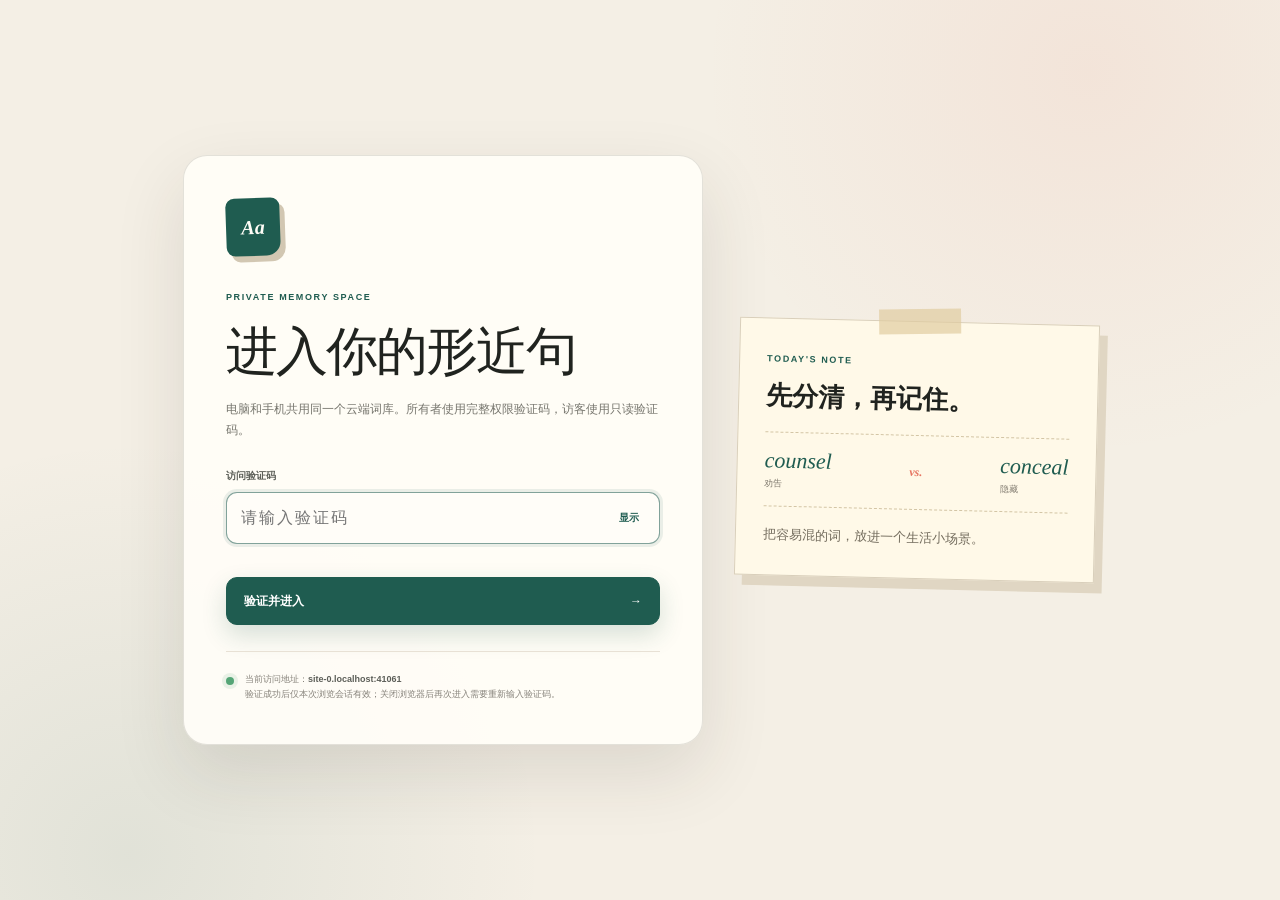
<file: index.html>
<!doctype html>
<html lang="zh-CN">
  <head>
    <meta charset="UTF-8" />
    <meta name="viewport" content="width=device-width, initial-scale=1.0, viewport-fit=cover" />
    <meta name="theme-color" content="#f4efe5" />
    <meta name="apple-mobile-web-app-capable" content="yes" />
    <title>形近句 · 双端云端版</title>
    <link rel="manifest" href="manifest.webmanifest" />
    <link rel="icon" href="icon.svg" type="image/svg+xml" />
    <link rel="apple-touch-icon" href="icon-192.png" />
    <link rel="stylesheet" href="styles.css" />
    <link rel="stylesheet" href="cloud.css" />
  </head>
  <body>
    <svg class="svg-sprite" aria-hidden="true">
      <symbol id="icon-cards" viewBox="0 0 24 24">
        <rect x="4" y="3" width="15" height="17" rx="3"></rect>
        <path d="M8 7h7M8 11h7M8 15h4"></path>
        <path d="M18 7h2a2 2 0 0 1 2 2v9a3 3 0 0 1-3 3H9"></path>
      </symbol>
      <symbol id="icon-image" viewBox="0 0 24 24">
        <rect x="3" y="4" width="18" height="16" rx="3"></rect>
        <circle cx="8.5" cy="9" r="1.5"></circle>
        <path d="m5 18 5-5 4 4 2-2 3 3"></path>
      </symbol>
      <symbol id="icon-spark" viewBox="0 0 24 24">
        <path d="m12 3 1.8 5.2L19 10l-5.2 1.8L12 17l-1.8-5.2L5 10l5.2-1.8L12 3Z"></path>
        <path d="m19 16 .8 2.2L22 19l-2.2.8L19 22l-.8-2.2L16 19l2.2-.8L19 16Z"></path>
      </symbol>
      <symbol id="icon-search" viewBox="0 0 24 24">
        <circle cx="11" cy="11" r="7"></circle>
        <path d="m20 20-4-4"></path>
      </symbol>
      <symbol id="icon-plus" viewBox="0 0 24 24"><path d="M12 5v14M5 12h14"></path></symbol>
      <symbol id="icon-star" viewBox="0 0 24 24">
        <path d="m12 3 2.8 5.7 6.2.9-4.5 4.4 1.1 6.2L12 17.3l-5.6 2.9 1.1-6.2L3 9.6l6.2-.9L12 3Z"></path>
      </symbol>
      <symbol id="icon-volume" viewBox="0 0 24 24">
        <path d="M4 10v4h4l5 4V6L8 10H4Z"></path>
        <path d="M16 9a4 4 0 0 1 0 6M18.5 6.5a8 8 0 0 1 0 11"></path>
      </symbol>
      <symbol id="icon-refresh" viewBox="0 0 24 24">
        <path d="M20 7v5h-5"></path>
        <path d="M18.2 16a8 8 0 1 1 .7-7.3L20 12"></path>
      </symbol>
      <symbol id="icon-check" viewBox="0 0 24 24"><path d="m5 12 4 4L19 6"></path></symbol>
      <symbol id="icon-edit" viewBox="0 0 24 24">
        <path d="m4 20 4.3-1 10.6-10.6a2.1 2.1 0 0 0-3-3L5.3 16 4 20Z"></path>
        <path d="m14.5 6.8 3 3"></path>
      </symbol>
      <symbol id="icon-arrow" viewBox="0 0 24 24"><path d="M5 12h14M14 7l5 5-5 5"></path></symbol>
      <symbol id="icon-close" viewBox="0 0 24 24"><path d="m6 6 12 12M18 6 6 18"></path></symbol>
      <symbol id="icon-trash" viewBox="0 0 24 24">
        <path d="M4 7h16M9 7V4h6v3M7 7l1 13h8l1-13M10 11v5M14 11v5"></path>
      </symbol>
      <symbol id="icon-cloud" viewBox="0 0 24 24">
        <path d="M7 18h10a4 4 0 0 0 .7-7.9A6 6 0 0 0 6.2 9 4.5 4.5 0 0 0 7 18Z"></path>
        <path d="m9 14 2 2 4-4"></path>
      </symbol>
    </svg>

    <div class="app-shell">
      <aside class="sidebar">
        <a class="brand" href="#" data-nav="library" aria-label="返回记忆卡片">
          <span class="brand-mark"><span>Aa</span></span>
          <span><strong>形近句</strong><small>CLOUD STUDIO</small></span>
        </a>
        <nav class="main-nav">
          <button class="nav-item active" data-nav="library">
            <svg><use href="#icon-cards"></use></svg><span>记忆卡片</span>
          </button>
          <button class="nav-item readonly-hide" data-nav="import">
            <svg><use href="#icon-image"></use></svg><span>拍照识别</span>
          </button>
          <button class="nav-item" id="reviewNav">
            <svg><use href="#icon-spark"></use></svg><span>快速复习</span>
          </button>
          <button class="nav-item" data-nav="studio">
            <svg><use href="#icon-search"></use></svg><span>训练实验室</span>
          </button>
        </nav>
        <div class="sidebar-note">
          <div class="note-pin"></div>
          <span>今日学习计划</span>
          <strong><span id="goalDone">0</span> / <span id="goalTarget">20</span> 组</strong>
          <button class="goal-edit-button readonly-hide" id="dailyGoalButton" type="button">设置</button>
          <div class="mini-progress"><i id="goalProgress"></i></div>
          <small id="goalMessage">正在计算今日进度…</small>
        </div>
        <div class="sidebar-bottom">
          <div class="local-status">
            <span class="status-dot"></span>
            <div><strong id="cloudStatus">正在连接云端…</strong><small>电脑和手机使用同一个词库</small></div>
          </div>
          <button class="exit-button" id="logoutButton">退出登录</button>
        </div>
      </aside>

      <main class="main-content">
        <header class="topbar">
          <div class="mobile-brand">
            <span class="brand-mark"><span>Aa</span></span><strong>形近句</strong>
          </div>
          <label class="search-box">
            <svg><use href="#icon-search"></use></svg>
            <input id="searchInput" type="search" placeholder="搜索单词、释义…" autocomplete="off" />
          </label>
          <div class="topbar-actions">
            <button class="icon-button" id="syncButton" title="从云端同步">
              <svg><use href="#icon-refresh"></use></svg>
            </button>
            <button class="primary-button compact readonly-hide" id="newGroupButton">
              <svg><use href="#icon-plus"></use></svg><span>新建记忆句</span>
            </button>
          </div>
        </header>

        <div class="readonly-banner" id="readonlyBanner" hidden>
          <svg><use href="#icon-check"></use></svg>
          <div><strong>访客练习模式</strong><span>可以查看和自测，但不能修改词卡、记录掌握状态或上传图片。</span></div>
        </div>

        <section class="view active" id="libraryView">
          <div class="hero">
            <div class="hero-copy">
              <span class="eyebrow">CLOUD MEMORY LIBRARY · <b id="heroCount">0</b> 组形近词</span>
              <h1>电脑和手机，<br /><em>共用一个记忆库。</em></h1>
              <p>场景记忆、云端同步、手机拍照识别。电脑关机后，词库仍在云端。</p>
              <div class="hero-actions">
                <button class="primary-button" id="heroReviewButton">
                  <span id="heroReviewLabel">开始今日复习</span><svg><use href="#icon-arrow"></use></svg>
                </button>
                <button class="text-button readonly-hide" data-nav="import">
                  上传一张词图<svg><use href="#icon-arrow"></use></svg>
                </button>
              </div>
            </div>
            <div class="hero-card">
              <span class="tape"></span>
              <div class="hero-card-head"><span>SYNCED NOTE</span><b>01</b></div>
              <p class="hand-line">先分清，再记住。</p>
              <div class="sample-pair">
                <span><i>counsel</i><small>劝告</small></span><b>vs.</b>
                <span><i>conceal</i><small>隐藏</small></span>
              </div>
              <p class="hero-tip">“律师先<b>劝</b>他，再把证据<b>藏</b>起来。”</p>
              <div class="scribble">在哪台设备打开，都是同一页笔记。</div>
            </div>
          </div>

          <div class="stats-strip">
            <div class="stat">
              <span class="stat-icon warm"><svg><use href="#icon-cards"></use></svg></span>
              <div><strong id="statGroups">0</strong><small>组形近词</small></div>
            </div>
            <div class="stat">
              <span class="stat-icon green"><svg><use href="#icon-spark"></use></svg></span>
              <div><strong id="statToday">0 / 20</strong><small>今日完成</small></div>
            </div>
            <div class="stat">
              <span class="stat-icon blue"><svg><use href="#icon-check"></use></svg></span>
              <div><strong id="statMastered">0</strong><small>已经掌握</small></div>
            </div>
            <div class="stat wide">
              <div><span class="small-label">LAST CLOUD SYNC</span><strong id="lastSyncText">正在连接</strong></div>
              <button class="round-button" id="quickSyncButton" title="同步">
                <svg><use href="#icon-cloud"></use></svg>
              </button>
            </div>
          </div>

          <div class="library-heading">
            <div><span class="section-kicker">MEMORY CARDS</span><h2>我的形近词组</h2></div>
            <div class="filter-row">
              <button class="filter active" data-filter="all">全部</button>
              <button class="filter" data-filter="due">待复习</button>
              <button class="filter" data-filter="learning">学习中</button>
              <button class="filter" data-filter="mastered">已掌握</button>
              <button class="filter" data-filter="favorite">已收藏</button>
            </div>
          </div>
          <div class="card-grid" id="cardGrid"></div>
          <div class="empty-state" id="emptyState" hidden>
            <span class="empty-icon"><svg><use href="#icon-search"></use></svg></span>
            <h3>没有找到符合条件的词卡</h3><p>换一个筛选条件，或上传新截图。</p>
          </div>
        </section>

        <section class="view" id="importView">
          <div class="page-heading">
            <div>
              <span class="eyebrow">PHONE OCR · CLOUD SYNC</span>
              <h1>拍照识别单词</h1>
              <p>图片识别在手机或电脑浏览器中完成，识别结果保存到云端共享词库。</p>
              <span class="source-profile-badge">已适配手机「不背单词」App 截图</span>
            </div>
          </div>

          <div class="import-layout cloud-import-layout">
            <div class="import-panel cloud-upload-panel">
              <div class="panel-title">
                <span class="step-number">01</span>
                <div><h2>选择截图</h2><p>支持一次选择多张图片。</p></div>
              </div>
              <input id="imageInput" class="hidden-file-input" type="file" accept="image/*" multiple />
              <button class="upload-dropzone" id="uploadButton">
                <span class="upload-icon"><svg><use href="#icon-image"></use></svg></span>
                <strong>拍照或从相册选择</strong>
                <small>图片会压缩后保存到你的云端词库</small>
              </button>
              <div class="ocr-progress-card" id="ocrProgress" hidden>
                <div><strong id="ocrStatus">准备识别…</strong><span id="ocrPercent">0%</span></div>
                <div class="ocr-progress"><i id="ocrProgressBar"></i></div>
              </div>
            </div>
            <div class="import-guide">
              <span class="guide-label">HOW IT WORKS</span>
              <ol>
                <li><b>本机识别</b><span>手机或电脑直接读取截图文字</span></li>
                <li><b>自动查词</b><span>校对拼写、释义与美式音标</span></li>
                <li><b>云端同步</b><span>另一台设备刷新即可看到</span></li>
              </ol>
              <div class="guide-doodle">小米 14 Pro 可直接添加到桌面。</div>
            </div>
          </div>

          <div class="cloud-correction-panel" id="correctionPanel" hidden>
            <div>
              <span class="section-kicker">AUTO CORRECTION</span>
              <h2>本次自动改正清单</h2>
              <p id="correctionSummary">暂无改正。</p>
            </div>
            <button class="soft-button" id="toggleCorrectionsButton">查看清单</button>
          </div>
        </section>

        <section class="view" id="studioView">
          <div class="page-heading">
            <div>
              <span class="eyebrow">MEMORY LAB · ACTIVE RECALL</span>
              <h1>训练实验室</h1>
              <p>把“看懂”升级成“分得清、想得起、用得上”。</p>
            </div>
          </div>

          <div class="studio-grid">
            <article class="studio-tool studio-detective">
              <span class="studio-number">01</span>
              <span class="section-kicker">FIND THE IMPOSTER</span>
              <h2>形近词侦探</h2>
              <p>从一句英文中找出被错误替换的冒牌词。答错后会展开原句、翻译和整组辨析。</p>
              <button class="primary-button" id="detectiveButton">开始 10 题侦探任务</button>
            </article>

            <article class="studio-tool studio-audio">
              <span class="studio-number">02</span>
              <span class="section-kicker">LISTEN &amp; RECALL</span>
              <h2>一分钟语音回忆</h2>
              <p>只听美式发音，不先看单词。先回想，再揭晓释义和生活例句。</p>
              <button class="primary-button" id="audioRecallButton">开始听音回想</button>
            </article>

            <article class="studio-tool studio-challenge">
              <span class="studio-number">03</span>
              <span class="section-kicker">FRIEND CHALLENGE</span>
              <h2>好友 10 词挑战</h2>
              <p>随机抽取 10 个词生成挑战链接。朋友用访客验证码进入，不会改动你的学习进度。</p>
              <button class="primary-button" id="challengeButton">生成挑战链接</button>
            </article>

            <article class="studio-tool studio-confusions">
              <span class="studio-number">04</span>
              <span class="section-kicker">CONFUSION MAP</span>
              <h2>我的混淆地图</h2>
              <p id="confusionMapSummary">正在整理你的易混词关系…</p>
              <div class="confusion-map" id="confusionMapContent"></div>
              <button class="soft-button" id="confusionDrillButton">重练最易混的词</button>
            </article>
          </div>
        </section>
      </main>
    </div>

    <div class="modal-backdrop" id="editModal" hidden>
      <section class="modal-card edit-modal-card" role="dialog" aria-modal="true">
        <div class="modal-header">
          <div><span class="section-kicker">MAKE IT YOURS</span><h2 id="editModalTitle">新建一组记忆句</h2></div>
          <button class="icon-button modal-close" data-close="editModal" aria-label="关闭">
            <svg><use href="#icon-close"></use></svg>
          </button>
        </div>
        <form id="groupForm">
          <input type="hidden" id="editGroupId" />
          <div class="form-row two">
            <label><span>当前要记的词</span><input id="mainWordInput" required placeholder="例如 conceal" /></label>
            <label><span>美式音标（可不填）</span><input id="phoneticInput" placeholder="例如 /kənˈsiːl/" /></label>
          </div>
          <div class="word-editor-head"><span>形近词与释义</span><small>选择左侧圆点作为当前词</small></div>
          <div class="word-editor" id="wordEditor"></div>
          <label class="custom-sentence-field">
            <span>自己的记忆句（可不填）</span>
            <textarea id="customSentenceInput" rows="3" placeholder="不填则自动生成生活场景。"></textarea>
          </label>
          <div class="modal-footer">
            <button type="button" class="danger-text-button" id="deleteGroupButton" hidden>
              <svg><use href="#icon-trash"></use></svg>删除这组
            </button>
            <div class="footer-actions">
              <button type="button" class="soft-button" data-close="editModal">取消</button>
              <button type="submit" class="primary-button">保存到云端</button>
            </div>
          </div>
        </form>
      </section>
    </div>

    <div class="modal-backdrop review-backdrop" id="reviewModal" hidden>
      <section class="review-card" role="dialog" aria-modal="true">
        <div class="review-top">
          <div><span class="section-kicker">QUICK RECALL</span><h2 id="reviewTitle">先想意思，再揭晓</h2></div>
          <div class="review-progress-wrap">
            <span id="reviewProgressText">1 / 3</span>
            <div class="review-progress"><i id="reviewProgressBar"></i></div>
          </div>
          <div class="review-top-actions">
            <button class="review-back-button" id="reviewPreviousButton" data-review-previous>
              ← 上一个
            </button>
            <button class="icon-button modal-close" data-close="reviewModal" aria-label="结束">
              <svg><use href="#icon-close"></use></svg>
            </button>
          </div>
        </div>
        <div class="review-body" id="reviewBody"></div>
      </section>
    </div>

    <div class="modal-backdrop" id="challengeModal" hidden>
      <section class="modal-card challenge-modal-card" role="dialog" aria-modal="true">
        <div class="modal-header">
          <div><span class="section-kicker">FRIEND CHALLENGE</span><h2>好友 10 词挑战</h2></div>
          <button class="icon-button modal-close" data-close="challengeModal" aria-label="关闭">
            <svg><use href="#icon-close"></use></svg>
          </button>
        </div>
        <div class="challenge-modal-body">
          <p>把下面的链接发给朋友。对方输入访客验证码后即可开始，答题结果不会记录到你的学习进度。</p>
          <label>
            <span>挑战链接</span>
            <input id="challengeLink" readonly />
          </label>
          <button class="primary-button" id="copyChallengeButton">复制挑战链接</button>
        </div>
      </section>
    </div>

    <div class="modal-backdrop" id="correctionModal" hidden>
      <section class="modal-card correction-modal-card" role="dialog" aria-modal="true">
        <div class="modal-header">
          <div><span class="section-kicker">AUTO CORRECTION</span><h2>自动查词改正清单</h2></div>
          <button class="icon-button modal-close" data-close="correctionModal" aria-label="关闭">
            <svg><use href="#icon-close"></use></svg>
          </button>
        </div>
        <div class="correction-summary" id="correctionModalSummary"></div>
        <div class="correction-list" id="correctionList"></div>
      </section>
    </div>

    <div class="modal-backdrop" id="goalModal" hidden>
      <section class="modal-card goal-modal-card" role="dialog" aria-modal="true">
        <div class="modal-header">
          <div><span class="section-kicker">DAILY PLAN</span><h2>设置每天完成量</h2></div>
          <button class="icon-button modal-close" data-close="goalModal" aria-label="关闭">
            <svg><use href="#icon-close"></use></svg>
          </button>
        </div>
        <form id="goalForm">
          <p class="goal-modal-intro">目标会同步到电脑和手机。完成后仍可以继续自由复习。</p>
          <label class="goal-number-field">
            <span>每天完成多少组形近词？</span>
            <div><input id="goalInput" type="number" min="5" max="200" step="1" required /><em>组</em></div>
          </label>
          <div class="goal-presets">
            <button type="button" data-goal-preset="10">10 组</button>
            <button type="button" data-goal-preset="20">20 组</button>
            <button type="button" data-goal-preset="30">30 组</button>
            <button type="button" data-goal-preset="50">50 组</button>
          </div>
          <div class="modal-footer">
            <button type="button" class="soft-button" data-close="goalModal">取消</button>
            <button type="submit" class="primary-button">保存今日计划</button>
          </div>
        </form>
      </section>
    </div>

    <div class="toast" id="toast" role="status" aria-live="polite"></div>
    <script src="cloud-config.js"></script>
    <script src="vendor/tesseract/tesseract.min.js"></script>
    <script src="app.js" defer></script>
  </body>
</html>
</file>
<file: styles.css>
:root {
  --paper: #f4efe5;
  --paper-deep: #ebe4d6;
  --card: #fffdf7;
  --ink: #20231f;
  --muted: #77766e;
  --line: #ded7c9;
  --green: #1f5c50;
  --green-soft: #dcebe4;
  --green-pale: #edf5ef;
  --coral: #e67561;
  --coral-pale: #f8e4dc;
  --blue: #6b8fb2;
  --yellow: #e7c25a;
  --shadow: 0 18px 50px rgba(58, 50, 38, 0.08);
  --serif-en: Georgia, "Times New Roman", serif;
  --sans: "Microsoft YaHei UI", "PingFang SC", "Noto Sans SC", Arial, sans-serif;
}

* {
  box-sizing: border-box;
}

html {
  scroll-behavior: smooth;
}

body {
  margin: 0;
  min-width: 320px;
  color: var(--ink);
  font-family: var(--sans);
  background:
    radial-gradient(circle at 82% 8%, rgba(230, 117, 97, 0.08), transparent 22rem),
    radial-gradient(circle at 20% 95%, rgba(52, 110, 94, 0.08), transparent 24rem),
    var(--paper);
}

body::before {
  position: fixed;
  inset: 0;
  z-index: -1;
  pointer-events: none;
  content: "";
  opacity: 0.32;
  background-image: url("data:image/svg+xml,%3Csvg xmlns='http://www.w3.org/2000/svg' width='80' height='80' viewBox='0 0 80 80'%3E%3Cfilter id='n'%3E%3CfeTurbulence type='fractalNoise' baseFrequency='.75' numOctaves='3' stitchTiles='stitch'/%3E%3C/filter%3E%3Crect width='100%25' height='100%25' filter='url(%23n)' opacity='.04'/%3E%3C/svg%3E");
}

button,
input,
textarea {
  font: inherit;
}

button {
  color: inherit;
}

button,
a {
  -webkit-tap-highlight-color: transparent;
}

button:focus-visible,
input:focus-visible,
textarea:focus-visible {
  outline: 3px solid rgba(31, 92, 80, 0.22);
  outline-offset: 2px;
}

.svg-sprite {
  position: absolute;
  width: 0;
  height: 0;
  overflow: hidden;
}

svg {
  width: 20px;
  height: 20px;
  fill: none;
  stroke: currentColor;
  stroke-width: 1.8;
  stroke-linecap: round;
  stroke-linejoin: round;
}

.app-shell {
  display: grid;
  grid-template-columns: 236px minmax(0, 1fr);
  min-height: 100vh;
}

.sidebar {
  position: sticky;
  top: 0;
  height: 100vh;
  padding: 28px 20px 20px;
  border-right: 1px solid rgba(102, 94, 79, 0.12);
  background: rgba(244, 239, 229, 0.78);
  backdrop-filter: blur(18px);
  display: flex;
  flex-direction: column;
}

.brand {
  display: flex;
  align-items: center;
  gap: 12px;
  color: inherit;
  text-decoration: none;
  padding: 0 8px;
}

.brand-mark {
  position: relative;
  width: 44px;
  height: 48px;
  display: grid;
  place-items: center;
  flex: 0 0 auto;
  border-radius: 8px 8px 12px 8px;
  color: #f9f6ed;
  background: var(--green);
  transform: rotate(-2deg);
  box-shadow: 4px 5px 0 #c8bda7;
}

.brand-mark::after {
  position: absolute;
  right: -3px;
  top: 8px;
  width: 5px;
  height: 24px;
  content: "";
  border-radius: 4px;
  background: var(--coral);
}

.brand-mark span {
  font-family: var(--serif-en);
  font-size: 17px;
  font-style: italic;
  font-weight: 700;
}

.brand strong {
  display: block;
  font-size: 20px;
  letter-spacing: 0.06em;
}

.brand small {
  display: block;
  margin-top: 3px;
  color: var(--muted);
  font-size: 8px;
  font-weight: 700;
  letter-spacing: 0.18em;
}

.main-nav {
  display: grid;
  gap: 7px;
  margin-top: 46px;
}

.nav-item {
  position: relative;
  display: flex;
  align-items: center;
  gap: 12px;
  width: 100%;
  padding: 12px 14px;
  border: 0;
  border-radius: 12px;
  color: #686960;
  background: transparent;
  cursor: pointer;
  text-align: left;
  transition: background 160ms ease, color 160ms ease, transform 160ms ease;
}

.nav-item:hover {
  color: var(--ink);
  background: rgba(255, 253, 247, 0.58);
  transform: translateX(2px);
}

.nav-item.active {
  color: var(--green);
  font-weight: 700;
  background: var(--card);
  box-shadow: 0 8px 20px rgba(56, 50, 41, 0.06);
}

.nav-item.active::before {
  position: absolute;
  left: -20px;
  width: 4px;
  height: 24px;
  content: "";
  border-radius: 0 4px 4px 0;
  background: var(--green);
}

.nav-item svg {
  width: 19px;
  height: 19px;
}

.sidebar-note {
  position: relative;
  margin-top: 34px;
  padding: 22px 17px 17px;
  border: 1px solid #dfd6c5;
  background: #fbf0cf;
  box-shadow: 2px 3px 0 rgba(101, 86, 60, 0.08);
  transform: rotate(-1deg);
}

.note-pin {
  position: absolute;
  left: 50%;
  top: -8px;
  width: 46px;
  height: 14px;
  background: rgba(255, 255, 255, 0.56);
  transform: translateX(-50%) rotate(2deg);
}

.sidebar-note > span {
  color: #7d7258;
  font-size: 11px;
  letter-spacing: 0.08em;
}

.sidebar-note strong {
  display: block;
  margin: 6px 0 12px;
  font-size: 16px;
}

.sidebar-note small {
  display: block;
  margin-top: 12px;
  color: #7f7868;
  font-size: 10px;
  line-height: 1.6;
}

.mini-progress {
  height: 5px;
  overflow: hidden;
  border-radius: 99px;
  background: rgba(96, 82, 51, 0.13);
}

.mini-progress i {
  display: block;
  width: 22%;
  height: 100%;
  border-radius: inherit;
  background: var(--coral);
  transition: width 400ms ease;
}

.sidebar-bottom {
  margin-top: auto;
}

.local-status {
  display: flex;
  gap: 10px;
  padding: 13px 10px;
  border-top: 1px solid rgba(103, 96, 83, 0.12);
}

.status-dot {
  width: 8px;
  height: 8px;
  margin-top: 5px;
  flex: 0 0 auto;
  border-radius: 50%;
  background: #57a677;
  box-shadow: 0 0 0 4px rgba(87, 166, 119, 0.13);
}

.local-status strong,
.local-status small {
  display: block;
}

.local-status strong {
  font-size: 11px;
}

.local-status small {
  margin-top: 3px;
  color: var(--muted);
  font-size: 9px;
}

.exit-button {
  width: 100%;
  padding: 9px;
  border: 0;
  color: #969088;
  background: transparent;
  cursor: pointer;
  font-size: 10px;
}

.exit-button:hover {
  color: var(--coral);
}

.main-content {
  min-width: 0;
  padding: 0 46px 60px;
}

.topbar {
  position: sticky;
  top: 0;
  z-index: 10;
  display: flex;
  align-items: center;
  justify-content: space-between;
  gap: 24px;
  height: 84px;
  background: linear-gradient(to bottom, rgba(244, 239, 229, 0.97) 60%, rgba(244, 239, 229, 0));
}

.mobile-brand {
  display: none;
}

.search-box {
  display: flex;
  align-items: center;
  gap: 10px;
  width: min(420px, 50%);
  height: 42px;
  padding: 0 13px;
  border: 1px solid transparent;
  border-radius: 12px;
  color: #8b887f;
  background: rgba(255, 253, 247, 0.66);
  transition: border 160ms ease, background 160ms ease;
}

.search-box:focus-within {
  border-color: #c9c0b1;
  background: var(--card);
}

.search-box svg {
  width: 17px;
  height: 17px;
}

.search-box input {
  min-width: 0;
  flex: 1;
  border: 0;
  outline: 0;
  color: var(--ink);
  background: transparent;
  font-size: 12px;
}

.search-box input::placeholder {
  color: #9b978e;
}

.search-box kbd {
  padding: 3px 6px;
  border: 1px solid #ded8cb;
  border-radius: 5px;
  color: #969087;
  background: #f8f4eb;
  font-family: var(--sans);
  font-size: 9px;
}

.topbar-actions {
  display: flex;
  align-items: center;
  gap: 10px;
}

.icon-button,
.round-button {
  display: grid;
  place-items: center;
  border: 1px solid var(--line);
  color: #6f7069;
  background: rgba(255, 253, 247, 0.72);
  cursor: pointer;
  transition: transform 160ms ease, background 160ms ease, color 160ms ease;
}

.icon-button {
  width: 40px;
  height: 40px;
  border-radius: 11px;
}

.icon-button:hover,
.round-button:hover {
  color: var(--green);
  background: var(--card);
  transform: translateY(-1px);
}

.icon-button svg,
.round-button svg {
  width: 18px;
  height: 18px;
}

.primary-button,
.soft-button {
  display: inline-flex;
  align-items: center;
  justify-content: center;
  gap: 9px;
  min-height: 44px;
  padding: 0 20px;
  border-radius: 11px;
  cursor: pointer;
  font-weight: 700;
  font-size: 12px;
  transition: transform 160ms ease, box-shadow 160ms ease, background 160ms ease;
}

.primary-button {
  border: 1px solid var(--green);
  color: #fffdf7;
  background: var(--green);
  box-shadow: 0 8px 20px rgba(31, 92, 80, 0.18);
}

.primary-button:hover {
  background: #174b41;
  transform: translateY(-2px);
  box-shadow: 0 12px 24px rgba(31, 92, 80, 0.22);
}

.primary-button.compact {
  min-height: 40px;
  padding: 0 16px;
}

.primary-button svg {
  width: 16px;
  height: 16px;
}

.soft-button {
  border: 1px solid var(--line);
  color: #66675f;
  background: #f7f3ea;
}

.soft-button:hover {
  background: #f0ebdf;
}

.view {
  display: none;
  animation: view-in 260ms ease both;
}

.view.active {
  display: block;
}

@keyframes view-in {
  from {
    opacity: 0;
    transform: translateY(8px);
  }
  to {
    opacity: 1;
    transform: translateY(0);
  }
}

.hero {
  position: relative;
  display: grid;
  grid-template-columns: minmax(0, 1fr) 360px;
  gap: 64px;
  align-items: center;
  min-height: 340px;
  padding: 34px 42px 30px;
  overflow: hidden;
  border: 1px solid rgba(94, 88, 74, 0.16);
  border-radius: 26px;
  background:
    linear-gradient(115deg, rgba(255, 253, 247, 0.92), rgba(246, 240, 230, 0.72)),
    var(--card);
  box-shadow: var(--shadow);
}

.hero::before {
  position: absolute;
  right: 340px;
  top: -130px;
  width: 360px;
  height: 360px;
  content: "";
  border: 1px dashed rgba(29, 89, 77, 0.15);
  border-radius: 50%;
}

.hero::after {
  position: absolute;
  right: 25%;
  bottom: -60px;
  width: 250px;
  height: 160px;
  content: "";
  border-radius: 50%;
  background: rgba(230, 117, 97, 0.06);
  filter: blur(1px);
}

.eyebrow,
.section-kicker,
.guide-label {
  color: var(--green);
  font-size: 10px;
  font-weight: 800;
  letter-spacing: 0.18em;
}

.hero h1,
.page-heading h1 {
  margin: 15px 0 15px;
  font-family: var(--serif-en);
  font-size: clamp(42px, 4.2vw, 66px);
  font-weight: 500;
  line-height: 1.06;
  letter-spacing: -0.045em;
}

.hero h1 em {
  position: relative;
  color: var(--green);
  font-style: normal;
  white-space: nowrap;
}

.hero h1 em::after {
  position: absolute;
  left: 0;
  bottom: -6px;
  width: 100%;
  height: 8px;
  content: "";
  border-radius: 50%;
  background: rgba(231, 194, 90, 0.55);
  clip-path: polygon(0 45%, 100% 0, 98% 72%, 2% 100%);
}

.hero-copy > p,
.page-heading p {
  max-width: 540px;
  margin: 0;
  color: #74756d;
  font-size: 13px;
  line-height: 1.8;
}

.hero-actions {
  display: flex;
  align-items: center;
  gap: 22px;
  margin-top: 28px;
}

.text-button {
  display: inline-flex;
  align-items: center;
  gap: 7px;
  padding: 8px 0;
  border: 0;
  color: #5f615b;
  background: transparent;
  cursor: pointer;
  font-size: 11px;
  font-weight: 700;
}

.text-button:hover {
  color: var(--green);
}

.text-button svg {
  width: 14px;
  transition: transform 160ms ease;
}

.text-button:hover svg {
  transform: translateX(3px);
}

.hero-card {
  position: relative;
  z-index: 1;
  padding: 23px 24px 21px;
  border: 1px solid #d9d0bf;
  background: #fff9e8;
  box-shadow: 7px 9px 0 #e1d8c6;
  transform: rotate(1.4deg);
}

.tape {
  position: absolute;
  top: -12px;
  left: 50%;
  width: 76px;
  height: 24px;
  background: rgba(224, 204, 160, 0.65);
  transform: translateX(-50%) rotate(-2deg);
  clip-path: polygon(3% 10%, 100% 0, 97% 91%, 0 100%);
}

.hero-card-head {
  display: flex;
  justify-content: space-between;
  padding-bottom: 13px;
  border-bottom: 1px dashed #cfc2a6;
  color: #79705d;
  font-size: 9px;
  font-weight: 800;
  letter-spacing: 0.16em;
}

.hand-line {
  margin: 16px 0 15px;
  color: #3c423b;
  font-family: "Kaiti SC", "STKaiti", serif;
  font-size: 24px;
  font-weight: 700;
}

.sample-pair {
  display: flex;
  align-items: center;
  justify-content: space-between;
  gap: 8px;
  padding: 12px 0;
}

.sample-pair span {
  display: flex;
  flex-direction: column;
  gap: 4px;
}

.sample-pair i {
  color: var(--green);
  font-family: var(--serif-en);
  font-size: 23px;
}

.sample-pair small {
  color: #7b766d;
  font-size: 10px;
}

.sample-pair b {
  color: var(--coral);
  font-family: var(--serif-en);
  font-size: 13px;
  font-style: italic;
}

.hero-tip {
  margin: 4px 0 0;
  padding: 10px 12px;
  border-left: 3px solid var(--coral);
  color: #5d5c55;
  background: rgba(230, 117, 97, 0.08);
  font-size: 12px;
  line-height: 1.65;
}

.hero-tip b {
  color: var(--coral);
}

.scribble {
  margin-top: 12px;
  color: #817866;
  font-family: "Kaiti SC", "STKaiti", serif;
  font-size: 12px;
  transform: rotate(-2deg);
}

.stats-strip {
  display: grid;
  grid-template-columns: repeat(3, minmax(130px, 0.7fr)) minmax(250px, 1.4fr);
  gap: 1px;
  margin: 18px 0 34px;
  overflow: hidden;
  border: 1px solid rgba(94, 88, 74, 0.14);
  border-radius: 16px;
  background: rgba(94, 88, 74, 0.1);
}

.stat {
  display: flex;
  align-items: center;
  gap: 12px;
  min-height: 82px;
  padding: 15px 18px;
  background: rgba(250, 247, 239, 0.88);
}

.stat-icon {
  display: grid;
  place-items: center;
  width: 34px;
  height: 34px;
  border-radius: 10px;
}

.stat-icon svg {
  width: 16px;
  height: 16px;
}

.stat-icon.warm {
  color: #a45643;
  background: var(--coral-pale);
}

.stat-icon.green {
  color: var(--green);
  background: var(--green-soft);
}

.stat-icon.blue {
  color: #466b8d;
  background: #e3ebf3;
}

.stat strong,
.stat small {
  display: block;
}

.stat strong {
  font-family: var(--serif-en);
  font-size: 22px;
  font-weight: 600;
}

.stat small {
  margin-top: 3px;
  color: var(--muted);
  font-size: 9px;
}

.stat.wide {
  justify-content: space-between;
}

.stat.wide strong {
  margin-top: 6px;
  font-family: var(--sans);
  font-size: 11px;
  font-weight: 600;
}

.small-label {
  color: #8c877e;
  font-size: 8px;
  font-weight: 800;
  letter-spacing: 0.15em;
}

.round-button {
  width: 34px;
  height: 34px;
  border-radius: 50%;
}

.library-heading {
  display: flex;
  align-items: flex-end;
  justify-content: space-between;
  gap: 24px;
  margin-bottom: 19px;
}

.library-heading h2,
.panel-title h2,
.modal-header h2,
.review-top h2 {
  margin: 6px 0 0;
  font-family: var(--serif-en);
  font-size: 26px;
  font-weight: 500;
  letter-spacing: -0.02em;
}

.filter-row {
  display: flex;
  gap: 4px;
  padding: 4px;
  border: 1px solid rgba(98, 91, 77, 0.13);
  border-radius: 11px;
  background: rgba(255, 253, 247, 0.5);
}

.filter {
  padding: 7px 13px;
  border: 0;
  border-radius: 8px;
  color: #838078;
  background: transparent;
  cursor: pointer;
  font-size: 10px;
}

.filter.active {
  color: var(--ink);
  background: var(--card);
  box-shadow: 0 3px 10px rgba(55, 49, 39, 0.07);
  font-weight: 700;
}

.card-grid {
  display: grid;
  grid-template-columns: repeat(2, minmax(0, 1fr));
  gap: 18px;
}

.memory-card {
  position: relative;
  display: flex;
  flex-direction: column;
  min-height: 400px;
  overflow: hidden;
  border: 1px solid rgba(93, 87, 73, 0.16);
  border-radius: 20px;
  background: rgba(255, 253, 247, 0.92);
  box-shadow: 0 10px 28px rgba(58, 50, 38, 0.045);
  transition: transform 180ms ease, box-shadow 180ms ease, border-color 180ms ease;
}

.memory-card:hover {
  border-color: rgba(64, 103, 91, 0.25);
  box-shadow: 0 18px 38px rgba(58, 50, 38, 0.08);
  transform: translateY(-3px);
}

.memory-card.mastered {
  background: rgba(247, 250, 245, 0.9);
}

.card-main {
  padding: 20px 21px 16px;
}

.card-topline {
  display: flex;
  align-items: flex-start;
  justify-content: space-between;
  gap: 16px;
}

.word-heading {
  display: flex;
  align-items: baseline;
  gap: 10px;
  min-width: 0;
}

.word-heading h3 {
  margin: 0;
  font-family: var(--serif-en);
  font-size: 34px;
  font-weight: 600;
  letter-spacing: -0.025em;
  line-height: 1;
  word-break: break-word;
}

.phonetic {
  color: #8d8980;
  font-family: var(--serif-en);
  font-size: 11px;
  white-space: nowrap;
}

.card-badges {
  display: flex;
  align-items: center;
  gap: 5px;
  flex: 0 0 auto;
}

.badge {
  padding: 5px 8px;
  border-radius: 99px;
  color: var(--green);
  background: var(--green-soft);
  font-size: 8px;
  font-weight: 700;
  letter-spacing: 0.04em;
}

.badge.review {
  color: #956142;
  background: #f4e7d3;
}

.card-source-link {
  display: flex;
  align-items: center;
  gap: 10px;
  margin-top: 11px;
  color: #89857c;
  font-size: 9px;
}

.card-source-link img {
  width: 32px;
  height: 42px;
  border: 1px solid #ded6c8;
  border-radius: 4px;
  object-fit: cover;
  object-position: top;
  cursor: zoom-in;
}

.sentence-block {
  position: relative;
  margin: 0 14px;
  padding: 15px 17px;
  border: 1px solid #e3d8c5;
  border-radius: 12px;
  background:
    repeating-linear-gradient(0deg, transparent, transparent 27px, rgba(123, 112, 92, 0.06) 28px),
    #fbf6e9;
}

.sentence-label {
  display: flex;
  align-items: center;
  justify-content: space-between;
  margin-bottom: 8px;
  color: #8b806b;
  font-size: 8px;
  font-weight: 800;
  letter-spacing: 0.14em;
}

.sentence-label span:last-child {
  color: #b19762;
  letter-spacing: 0;
}

.sentence-text {
  color: #4f514b;
  font-family: "Kaiti SC", "STKaiti", var(--sans);
  font-size: 14px;
  line-height: 1.9;
}

.word-token {
  position: relative;
  display: inline-block;
  margin: 0 2px;
  padding: 0 4px;
  color: var(--green);
  font-family: var(--serif-en);
  font-size: 14px;
  font-weight: 700;
  text-decoration: underline;
  text-decoration-color: rgba(230, 117, 97, 0.55);
  text-decoration-thickness: 2px;
  text-underline-offset: 3px;
  background: rgba(231, 194, 90, 0.2);
}

.word-token.is-main {
  color: #a64839;
  background: var(--coral-pale);
}

.word-bank {
  display: grid;
  grid-template-columns: repeat(2, minmax(0, 1fr));
  gap: 7px;
  margin: 13px 14px 0;
}

.word-bank-item {
  display: grid;
  grid-template-columns: auto minmax(0, 1fr);
  gap: 8px;
  padding: 8px 10px;
  border: 1px solid transparent;
  border-radius: 9px;
  background: #f5f1e8;
}

.word-bank-item.is-main {
  border-color: #bfd8ca;
  background: var(--green-pale);
}

.word-bank-item b {
  color: #494b46;
  font-family: var(--serif-en);
  font-size: 12px;
}

.word-bank-item.is-main b {
  color: var(--green);
}

.word-bank-item span {
  overflow: hidden;
  color: #8a857b;
  font-size: 9px;
  text-overflow: ellipsis;
  white-space: nowrap;
}

.card-analysis {
  display: flex;
  gap: 10px;
  margin: 13px 18px 0;
  padding: 10px 12px;
  border-left: 2px solid var(--yellow);
  color: #6f6c63;
  background: rgba(231, 194, 90, 0.1);
  font-size: 9px;
  line-height: 1.65;
}

.card-analysis strong {
  flex: 0 0 auto;
  color: #765f2c;
}

.card-footer {
  display: flex;
  align-items: center;
  justify-content: space-between;
  gap: 12px;
  margin-top: auto;
  padding: 15px 18px;
  border-top: 1px solid rgba(101, 94, 81, 0.11);
}

.card-tools,
.card-actions {
  display: flex;
  align-items: center;
  gap: 5px;
}

.tool-button {
  display: inline-flex;
  align-items: center;
  gap: 5px;
  min-height: 31px;
  padding: 0 9px;
  border: 0;
  border-radius: 8px;
  color: #7b7972;
  background: transparent;
  cursor: pointer;
  font-size: 9px;
}

.tool-button:hover {
  color: var(--green);
  background: #f2eee5;
}

.tool-button.active {
  color: #a95844;
  background: var(--coral-pale);
}

.tool-button.done {
  color: var(--green);
  background: var(--green-soft);
}

.tool-button svg {
  width: 14px;
  height: 14px;
}

.tool-button.icon-only {
  width: 31px;
  justify-content: center;
  padding: 0;
}

.empty-state {
  padding: 70px 20px;
  text-align: center;
}

.empty-icon {
  display: grid;
  place-items: center;
  width: 58px;
  height: 58px;
  margin: 0 auto;
  border-radius: 50%;
  color: var(--green);
  background: var(--green-soft);
}

.empty-state h3 {
  margin: 17px 0 7px;
  font-family: var(--serif-en);
  font-size: 23px;
  font-weight: 500;
}

.empty-state p {
  margin: 0;
  color: var(--muted);
  font-size: 11px;
}

.page-heading {
  padding: 35px 0 28px;
}

.page-heading h1 {
  margin: 12px 0 12px;
  font-size: clamp(40px, 4vw, 58px);
}

.source-profile-badge {
  display: inline-flex;
  align-items: center;
  margin-top: 15px;
  padding: 7px 11px;
  border: 1px solid #c9dccf;
  border-radius: 99px;
  color: var(--green);
  background: var(--green-pale);
  font-size: 9px;
  font-weight: 700;
}

.import-layout {
  display: grid;
  grid-template-columns: minmax(0, 1.5fr) minmax(280px, 0.75fr);
  gap: 18px;
}

.import-panel,
.import-guide {
  border: 1px solid rgba(92, 85, 72, 0.15);
  border-radius: 20px;
  background: rgba(255, 253, 247, 0.78);
}

.import-panel {
  padding: 25px;
}

.panel-title {
  display: flex;
  gap: 14px;
}

.panel-title h2 {
  font-family: var(--sans);
  font-size: 17px;
  font-weight: 700;
}

.panel-title p {
  margin: 6px 0 0;
  color: var(--muted);
  font-size: 10px;
}

.step-number {
  display: grid;
  place-items: center;
  width: 36px;
  height: 36px;
  flex: 0 0 auto;
  border-radius: 50%;
  color: var(--green);
  background: var(--green-soft);
  font-family: var(--serif-en);
  font-size: 13px;
  font-weight: 700;
}

.folder-field {
  display: block;
  margin-top: 25px;
}

.folder-field > span,
.form-row label > span,
.custom-sentence-field > span,
.word-editor-head > span {
  display: block;
  margin-bottom: 8px;
  color: #66675f;
  font-size: 10px;
  font-weight: 700;
}

.folder-field > div {
  display: flex;
  gap: 8px;
}

.folder-field input,
.form-row input,
.custom-sentence-field textarea,
.word-editor-row input {
  border: 1px solid #d8d1c3;
  border-radius: 9px;
  color: var(--ink);
  background: #fffdf8;
  outline: 0;
  transition: border 160ms ease, box-shadow 160ms ease;
}

.folder-field input:focus,
.form-row input:focus,
.custom-sentence-field textarea:focus,
.word-editor-row input:focus {
  border-color: rgba(31, 92, 80, 0.5);
  box-shadow: 0 0 0 3px rgba(31, 92, 80, 0.08);
}

.folder-field input {
  min-width: 0;
  height: 42px;
  flex: 1;
  padding: 0 12px;
  color: #64645e;
  font-size: 10px;
}

.remote-sync-note {
  display: flex;
  justify-content: space-between;
  gap: 18px;
  margin: 9px 0 0;
  color: #8b887f;
  font-size: 9px;
  line-height: 1.6;
}

.remote-sync-note span {
  flex: 0 0 auto;
  color: var(--green);
  font-weight: 700;
}

.remote-cleanup-option {
  display: flex;
  align-items: flex-start;
  gap: 8px;
  margin-top: 10px;
  padding: 9px 11px;
  border-radius: 9px;
  color: #6f7068;
  background: #f4f0e7;
  cursor: pointer;
  font-size: 9px;
  line-height: 1.55;
}

.remote-cleanup-option input {
  width: 14px;
  height: 14px;
  margin-top: 1px;
  flex: 0 0 auto;
  accent-color: var(--green);
}

.correction-report-link {
  display: inline-flex;
  align-items: center;
  gap: 6px;
  margin-top: 10px;
  padding: 5px 0;
  border: 0;
  color: #7a756b;
  background: transparent;
  cursor: pointer;
  font-size: 9px;
  font-weight: 700;
}

.correction-report-link:hover {
  color: var(--green);
}

.correction-report-link svg {
  width: 13px;
  height: 13px;
}

.small-soft-button {
  padding: 0 15px;
  border: 1px solid #d6cebf;
  border-radius: 9px;
  color: #62645e;
  background: #f6f1e7;
  cursor: pointer;
  font-size: 10px;
  font-weight: 700;
  white-space: nowrap;
}

.small-soft-button:hover {
  background: #eee8dc;
}

.import-actions {
  display: flex;
  align-items: center;
  gap: 13px;
  margin-top: 18px;
}

.import-actions > span {
  color: #969189;
  font-size: 9px;
}

.scan-icon {
  display: grid;
  place-items: center;
}

.privacy-note {
  display: flex;
  gap: 10px;
  margin-top: 24px;
  padding: 13px 15px;
  border-radius: 11px;
  background: var(--green-pale);
}

.privacy-note > span {
  display: grid;
  place-items: center;
  width: 24px;
  height: 24px;
  flex: 0 0 auto;
  border-radius: 50%;
  color: #fff;
  background: var(--green);
}

.privacy-note svg {
  width: 13px;
  height: 13px;
}

.privacy-note p {
  margin: 0;
  color: #73766d;
  font-size: 9px;
  line-height: 1.55;
}

.privacy-note strong {
  color: var(--green);
  font-size: 10px;
}

.mobile-access-card {
  display: flex;
  align-items: center;
  justify-content: space-between;
  gap: 18px;
  margin-top: 12px;
  padding: 15px;
  border: 1px solid #d8d1c3;
  border-radius: 12px;
  background:
    linear-gradient(115deg, rgba(220, 235, 228, 0.45), rgba(255, 253, 247, 0.7)),
    #faf7f0;
}

.mobile-access-copy {
  min-width: 0;
}

.mobile-access-copy strong {
  display: block;
  margin-top: 4px;
  font-size: 12px;
}

.mobile-access-copy p {
  margin: 4px 0 7px;
  color: #7e7d75;
  font-size: 9px;
  line-height: 1.55;
}

.mobile-access-copy code {
  display: block;
  overflow: hidden;
  color: var(--green);
  font-family: Consolas, "Courier New", monospace;
  font-size: 10px;
  text-overflow: ellipsis;
  white-space: nowrap;
}

.mobile-access-card .soft-button {
  min-height: 36px;
  flex: 0 0 auto;
  padding: 0 13px;
  background: #fffdf8;
}

.import-guide {
  position: relative;
  overflow: hidden;
  padding: 26px;
  background: #f9f0d6;
}

.import-guide::after {
  position: absolute;
  right: -25px;
  bottom: -25px;
  width: 120px;
  height: 120px;
  content: "";
  border: 1px solid rgba(31, 92, 80, 0.13);
  border-radius: 50%;
  box-shadow: 0 0 0 18px rgba(31, 92, 80, 0.04);
}

.import-guide ol {
  position: relative;
  z-index: 1;
  display: grid;
  gap: 18px;
  margin: 23px 0;
  padding: 0;
  list-style: none;
  counter-reset: guide;
}

.import-guide li {
  position: relative;
  padding-left: 35px;
  counter-increment: guide;
}

.import-guide li::before {
  position: absolute;
  left: 0;
  top: 1px;
  display: grid;
  place-items: center;
  width: 24px;
  height: 24px;
  content: counter(guide);
  border: 1px solid #cfb76e;
  border-radius: 50%;
  color: #6f5e30;
  font-family: var(--serif-en);
  font-size: 11px;
}

.import-guide li::after {
  position: absolute;
  left: 12px;
  top: 27px;
  width: 1px;
  height: 20px;
  content: "";
  background: #d9c47f;
}

.import-guide li:last-child::after {
  display: none;
}

.import-guide b,
.import-guide span {
  display: block;
}

.import-guide b {
  font-size: 10px;
}

.import-guide span {
  margin-top: 4px;
  color: #827b6c;
  font-size: 9px;
  line-height: 1.5;
}

.guide-doodle {
  position: relative;
  z-index: 1;
  padding-top: 15px;
  border-top: 1px dashed #d8c89b;
  color: #8a7850;
  font-family: "Kaiti SC", "STKaiti", serif;
  font-size: 12px;
  transform: rotate(-2deg);
}

.source-section {
  margin-top: 34px;
}

.source-count {
  padding: 7px 12px;
  border: 1px solid var(--line);
  border-radius: 99px;
  color: #7d7c74;
  background: rgba(255, 253, 247, 0.55);
  font-size: 9px;
}

.source-grid {
  display: grid;
  grid-template-columns: repeat(6, minmax(0, 1fr));
  gap: 12px;
}

.source-card {
  position: relative;
  overflow: hidden;
  border: 1px solid #ddd5c7;
  border-radius: 12px;
  background: var(--card);
  cursor: pointer;
  transition: transform 160ms ease, box-shadow 160ms ease;
}

.source-card:hover {
  transform: translateY(-3px) rotate(-0.5deg);
  box-shadow: 0 12px 24px rgba(58, 50, 38, 0.1);
}

.source-card img {
  display: block;
  width: 100%;
  height: 170px;
  object-fit: cover;
  object-position: top;
}

.source-card-meta {
  padding: 9px 10px 10px;
}

.source-card-meta strong,
.source-card-meta span {
  display: block;
}

.source-card-meta strong {
  overflow: hidden;
  font-family: var(--serif-en);
  font-size: 12px;
  text-overflow: ellipsis;
  white-space: nowrap;
}

.source-card-meta span {
  margin-top: 3px;
  color: #8a867e;
  font-size: 8px;
}

.source-card .status-mark {
  position: absolute;
  top: 8px;
  right: 8px;
  padding: 4px 7px;
  border-radius: 99px;
  color: #fff;
  background: rgba(31, 92, 80, 0.88);
  font-size: 7px;
  backdrop-filter: blur(4px);
}

.source-card .status-mark.review {
  background: rgba(167, 99, 58, 0.9);
}

.modal-backdrop {
  position: fixed;
  inset: 0;
  z-index: 100;
  display: grid;
  place-items: center;
  padding: 24px;
  background: rgba(35, 34, 29, 0.36);
  backdrop-filter: blur(7px);
}

.modal-backdrop[hidden],
.loading-cover[hidden] {
  display: none;
}

.modal-card {
  width: min(680px, 100%);
  max-height: calc(100vh - 48px);
  overflow-y: auto;
  border: 1px solid #d8d0c2;
  border-radius: 22px;
  background: var(--card);
  box-shadow: 0 30px 80px rgba(34, 31, 25, 0.24);
  animation: modal-in 220ms ease both;
}

@keyframes modal-in {
  from {
    opacity: 0;
    transform: translateY(14px) scale(0.98);
  }
  to {
    opacity: 1;
    transform: translateY(0) scale(1);
  }
}

.modal-header {
  display: flex;
  align-items: flex-start;
  justify-content: space-between;
  gap: 20px;
  padding: 24px 26px 19px;
  border-bottom: 1px solid #e6ded1;
}

.modal-header h2 {
  font-family: var(--sans);
  font-size: 21px;
  font-weight: 700;
}

.modal-close {
  flex: 0 0 auto;
}

#groupForm {
  padding: 21px 26px 24px;
}

.form-row.two {
  display: grid;
  grid-template-columns: 1fr 1fr;
  gap: 14px;
}

.form-row label {
  display: block;
}

.form-row input {
  width: 100%;
  height: 42px;
  padding: 0 12px;
  font-size: 12px;
}

.word-editor-head {
  display: flex;
  align-items: center;
  justify-content: space-between;
  margin: 20px 0 8px;
}

.word-editor-head > span {
  margin: 0;
}

.word-editor-head small {
  color: #99958c;
  font-size: 8px;
}

.word-editor {
  display: grid;
  gap: 7px;
}

.word-editor-row {
  display: grid;
  grid-template-columns: 24px minmax(100px, 0.65fr) minmax(150px, 1.35fr);
  align-items: center;
  gap: 8px;
  padding: 8px;
  border: 1px solid #e5ded2;
  border-radius: 10px;
  background: #f9f6ef;
}

.word-editor-row input {
  width: 100%;
  height: 36px;
  padding: 0 10px;
  font-size: 10px;
}

.word-editor-row input.word-field {
  font-family: var(--serif-en);
  font-size: 13px;
}

.correct-radio {
  display: grid;
  place-items: center;
}

.correct-radio input {
  width: 16px;
  height: 16px;
  accent-color: var(--green);
  cursor: pointer;
}

.custom-sentence-field {
  display: block;
  margin-top: 18px;
}

.custom-sentence-field textarea {
  width: 100%;
  padding: 11px 12px;
  resize: vertical;
  font-size: 11px;
  line-height: 1.7;
}

.modal-footer {
  display: flex;
  align-items: center;
  justify-content: space-between;
  gap: 16px;
  margin-top: 23px;
  padding-top: 18px;
  border-top: 1px solid #e9e1d5;
}

.footer-actions {
  display: flex;
  gap: 8px;
  margin-left: auto;
}

.danger-text-button {
  display: inline-flex;
  align-items: center;
  gap: 5px;
  padding: 8px;
  border: 0;
  color: #ad6657;
  background: transparent;
  cursor: pointer;
  font-size: 9px;
}

.danger-text-button svg {
  width: 14px;
}

.review-backdrop {
  background: rgba(28, 31, 27, 0.52);
}

.correction-modal-card {
  width: min(900px, 100%);
}

.correction-summary {
  display: flex;
  flex-wrap: wrap;
  gap: 9px;
  padding: 16px 26px 4px;
}

.correction-summary span {
  padding: 7px 10px;
  border-radius: 99px;
  color: #66685f;
  background: #f2eee5;
  font-size: 9px;
}

.correction-summary strong {
  color: var(--green);
}

.correction-list {
  display: grid;
  gap: 8px;
  max-height: 52vh;
  overflow-y: auto;
  padding: 13px 26px 22px;
}

.correction-row {
  display: grid;
  grid-template-columns: 105px minmax(100px, 0.65fr) minmax(0, 1fr) minmax(0, 1fr);
  gap: 10px;
  align-items: start;
  padding: 12px;
  border: 1px solid #e5ded2;
  border-radius: 11px;
  background: #faf7f0;
  font-size: 9px;
  line-height: 1.55;
}

.correction-row .correction-word {
  color: var(--green);
  font-family: var(--serif-en);
  font-size: 13px;
  font-weight: 700;
}

.correction-row .correction-original {
  color: #a65a4b;
  text-decoration: line-through;
  text-decoration-color: rgba(166, 90, 75, 0.45);
}

.correction-row .correction-fixed {
  color: #315f52;
}

.correction-row small {
  display: block;
  margin-top: 3px;
  color: #99938a;
  font-size: 8px;
}

.correction-empty {
  padding: 28px 16px;
  border: 1px dashed #d9d0c2;
  border-radius: 12px;
  color: #77766e;
  font-size: 10px;
  text-align: center;
}

.correction-modal-card .modal-footer {
  margin: 0 26px 24px;
}

.review-card {
  width: min(820px, 100%);
  max-height: calc(100vh - 48px);
  overflow-y: auto;
  border: 1px solid #d5cec0;
  border-radius: 24px;
  background: var(--card);
  box-shadow: 0 30px 90px rgba(24, 27, 23, 0.3);
  animation: modal-in 220ms ease both;
}

.review-top {
  display: grid;
  grid-template-columns: minmax(0, 1fr) 150px auto;
  align-items: center;
  gap: 22px;
  padding: 22px 24px;
  border-bottom: 1px solid #e5ded2;
}

.review-top h2 {
  font-family: var(--sans);
  font-size: 18px;
  font-weight: 700;
}

.review-top-actions {
  display: flex;
  align-items: center;
  justify-content: flex-end;
  gap: 8px;
}

.review-back-button {
  min-height: 34px;
  padding: 0 11px;
  border: 1px solid #d7d0c4;
  border-radius: 99px;
  color: #315f52;
  background: #fffdf8;
  font-size: 10px;
  font-weight: 700;
  transition: border-color 160ms ease, opacity 160ms ease, transform 160ms ease;
}

.review-back-button:hover:not(:disabled) {
  border-color: #8eb2a7;
  transform: translateY(-1px);
}

.review-back-button:disabled {
  cursor: not-allowed;
  opacity: 0.36;
}

.review-progress-wrap span {
  display: block;
  margin-bottom: 8px;
  color: #838078;
  font-size: 9px;
  text-align: right;
}

.review-progress {
  height: 5px;
  overflow: hidden;
  border-radius: 99px;
  background: #e9e2d6;
}

.review-progress i {
  display: block;
  width: 0;
  height: 100%;
  border-radius: inherit;
  background: var(--green);
  transition: width 300ms ease;
}

.review-body {
  min-height: 480px;
  padding: 36px 46px 42px;
}

.recall-word {
  display: flex;
  align-items: center;
  justify-content: center;
  gap: 12px;
  margin-top: 8px;
}

.recall-word h3 {
  margin: 0;
  font-family: var(--serif-en);
  font-size: clamp(46px, 7vw, 72px);
  font-weight: 500;
}

.recall-word button {
  border: 0;
  color: var(--green);
  background: transparent;
  cursor: pointer;
}

.recall-prompt {
  margin: 10px 0 28px;
  color: #858078;
  font-size: 11px;
  text-align: center;
}

.meaning-options {
  display: grid;
  grid-template-columns: 1fr 1fr;
  gap: 10px;
}

.meaning-option {
  min-height: 70px;
  padding: 15px 17px;
  border: 1px solid #ddd5c7;
  border-radius: 12px;
  color: #565851;
  background: #f8f4eb;
  cursor: pointer;
  text-align: left;
  font-size: 11px;
  line-height: 1.6;
}

.meaning-option:hover {
  border-color: rgba(31, 92, 80, 0.42);
  background: #fffdf8;
}

.meaning-option.correct {
  border-color: #77a78d;
  color: var(--green);
  background: var(--green-soft);
}

.meaning-option.wrong {
  border-color: #dda190;
  color: #9f4b3c;
  background: var(--coral-pale);
}

.meaning-option:disabled {
  cursor: default;
}

.recall-reveal {
  margin-top: 20px;
  padding: 17px 18px;
  border: 1px solid #e0d7c8;
  border-radius: 12px;
  background: #fbf6e9;
}

.recall-reveal .sentence-text {
  font-size: 15px;
}

.recall-footer {
  display: flex;
  align-items: center;
  justify-content: space-between;
  gap: 14px;
  margin-top: 22px;
}

.recall-feedback {
  color: #77766e;
  font-size: 10px;
}

.recall-feedback strong {
  color: var(--green);
}

.review-done {
  display: grid;
  place-items: center;
  min-height: 420px;
  text-align: center;
}

.done-seal {
  display: grid;
  place-items: center;
  width: 90px;
  height: 90px;
  border: 2px solid var(--green);
  border-radius: 50%;
  color: var(--green);
  font-family: "Kaiti SC", "STKaiti", serif;
  font-size: 18px;
  transform: rotate(-7deg);
}

.review-done h3 {
  margin: 22px 0 8px;
  font-family: var(--serif-en);
  font-size: 32px;
  font-weight: 500;
}

.review-done p {
  margin: 0 0 22px;
  color: var(--muted);
  font-size: 11px;
}

.review-done-actions {
  display: flex;
  flex-wrap: wrap;
  justify-content: center;
  gap: 10px;
}

.studio-grid {
  display: grid;
  grid-template-columns: repeat(2, minmax(0, 1fr));
  gap: 18px;
  margin-top: 26px;
}

.studio-tool {
  position: relative;
  min-height: 250px;
  padding: 28px;
  overflow: hidden;
  border: 1px solid #d7d0c3;
  border-radius: 18px;
  background: #fffdf8;
  box-shadow: 0 12px 30px rgba(43, 40, 33, 0.07);
}

.studio-tool::after {
  position: absolute;
  right: -40px;
  bottom: -55px;
  width: 170px;
  height: 170px;
  border-radius: 50%;
  background: rgba(49, 95, 82, 0.08);
  content: "";
}

.studio-tool > * {
  position: relative;
  z-index: 1;
}

.studio-number {
  position: absolute;
  top: 17px;
  right: 20px;
  color: rgba(49, 95, 82, 0.18);
  font-family: Georgia, serif;
  font-size: 42px;
}

.studio-tool h2 {
  margin: 12px 0 10px;
  font-family: var(--serif-en);
  font-size: 28px;
  font-weight: 500;
}

.studio-tool p {
  min-height: 58px;
  margin: 0 0 20px;
  color: var(--muted);
  font-size: 12px;
  line-height: 1.8;
}

.studio-detective {
  background: linear-gradient(145deg, #fffdf8 0%, #f7ecdf 100%);
}

.studio-audio {
  background: linear-gradient(145deg, #fffdf8 0%, #e8f1ed 100%);
}

.studio-challenge {
  background: linear-gradient(145deg, #fffdf8 0%, #f2ece3 100%);
}

.studio-confusions {
  min-height: 365px;
}

.confusion-map {
  display: grid;
  gap: 9px;
  margin: 0 0 18px;
}

.confusion-map-empty {
  padding: 24px 18px;
  border: 1px dashed #d8d0c3;
  border-radius: 12px;
  color: var(--muted);
  font-size: 11px;
  line-height: 1.7;
}

.confusion-pair {
  display: grid;
  grid-template-columns: 22px minmax(0, 1fr) minmax(70px, 0.7fr) auto;
  align-items: center;
  gap: 10px;
}

.confusion-rank {
  color: #a59f93;
  font-family: Georgia, serif;
  font-size: 11px;
}

.confusion-pair-words {
  display: flex;
  align-items: baseline;
  gap: 5px;
  min-width: 0;
  font-size: 11px;
}

.confusion-pair-words b {
  color: var(--green);
}

.confusion-pair-words span {
  color: #9c968b;
  font-size: 9px;
}

.confusion-pair-words em {
  overflow: hidden;
  color: #9a4c3d;
  font-style: normal;
  text-overflow: ellipsis;
}

.confusion-meter {
  height: 5px;
  overflow: hidden;
  border-radius: 99px;
  background: #e8e1d5;
}

.confusion-meter i {
  display: block;
  height: 100%;
  border-radius: inherit;
  background: #a65a4b;
}

.confusion-pair > strong {
  color: #746f65;
  font-size: 9px;
}

.detective-stage,
.audio-recall-stage {
  text-align: center;
}

.detective-sentence {
  margin: 36px auto 12px;
  max-width: 660px;
  padding: 26px 30px;
  border: 1px solid #ddd4c5;
  border-radius: 16px;
  background: #fffaf1;
  font-family: Georgia, serif;
  font-size: clamp(19px, 2.5vw, 28px);
  line-height: 1.62;
}

.detective-options {
  margin-top: 26px;
}

.detective-answer-card {
  margin: 18px 14px 0;
  padding: 18px;
  border: 1px solid #dfd6c7;
  border-radius: 12px;
  background: #fffaf1;
}

.detective-original {
  margin: 0 0 8px;
  color: #273e35;
  font-family: Georgia, serif;
  font-size: 17px;
  line-height: 1.65;
}

.detective-translation {
  margin: 0;
  color: var(--muted);
  font-size: 11px;
}

.audio-recall-orb {
  display: grid;
  place-items: center;
  width: 150px;
  height: 150px;
  margin: 46px auto 20px;
  border: 1px solid rgba(49, 95, 82, 0.28);
  border-radius: 50%;
  color: var(--green);
  background: radial-gradient(circle, #ffffff 0%, #e5f0eb 72%, #d8e9e1 100%);
  box-shadow: 0 24px 55px rgba(49, 95, 82, 0.16);
}

.audio-recall-orb svg {
  width: 46px;
  height: 46px;
  fill: none;
  stroke: currentColor;
  stroke-width: 1.4;
}

.audio-recall-prompt {
  color: var(--muted);
  font-size: 11px;
}

.audio-answer {
  max-width: 600px;
  margin: 28px auto 0;
  padding: 24px;
  border: 1px solid #ded5c7;
  border-radius: 16px;
  background: #fffaf1;
}

.audio-answer h3 {
  margin: 8px 0 2px;
  font-family: var(--serif-en);
  font-size: 42px;
  font-weight: 500;
}

.audio-meaning {
  margin: 14px 0;
  font-size: 12px;
}

.audio-example {
  margin-top: 18px;
  padding-top: 15px;
  border-top: 1px solid #e6dece;
}

.audio-example p {
  margin: 0 0 6px;
  font-family: Georgia, serif;
  font-size: 15px;
}

.audio-example span {
  color: var(--muted);
  font-size: 10px;
}

.audio-actions {
  display: flex;
  justify-content: center;
  gap: 10px;
  margin-top: 24px;
}

.challenge-modal-card {
  width: min(650px, 100%);
}

.challenge-modal-body {
  padding: 8px 26px 28px;
}

.challenge-modal-body > p {
  color: var(--muted);
  font-size: 11px;
  line-height: 1.8;
}

.challenge-modal-body label {
  display: grid;
  gap: 7px;
  margin: 18px 0;
  color: #6f6a61;
  font-size: 10px;
}

.challenge-modal-body input {
  width: 100%;
  padding: 12px 14px;
  border: 1px solid #d8d0c3;
  border-radius: 9px;
  color: #2f3933;
  background: #fffdf8;
  font-family: ui-monospace, SFMono-Regular, Consolas, monospace;
  font-size: 10px;
}

@media (max-width: 700px) {
  .studio-grid {
    grid-template-columns: 1fr;
  }

  .studio-tool {
    min-height: 0;
    padding: 24px 20px;
  }

  .confusion-pair {
    grid-template-columns: 20px minmax(0, 1fr) auto;
  }

  .confusion-meter {
    display: none;
  }

  .detective-sentence {
    padding: 20px;
    font-size: 19px;
  }

  .audio-recall-orb {
    width: 126px;
    height: 126px;
    margin-top: 34px;
  }

  .audio-actions {
    flex-direction: column-reverse;
  }
}

.toast {
  position: fixed;
  left: 50%;
  bottom: 28px;
  z-index: 200;
  padding: 11px 17px;
  border: 1px solid rgba(255, 255, 255, 0.12);
  border-radius: 10px;
  color: #fff;
  background: rgba(30, 39, 34, 0.93);
  box-shadow: 0 12px 30px rgba(20, 20, 18, 0.18);
  font-size: 11px;
  opacity: 0;
  pointer-events: none;
  transform: translate(-50%, 10px);
  transition: opacity 180ms ease, transform 180ms ease;
}

.toast.show {
  opacity: 1;
  transform: translate(-50%, 0);
}

.loading-cover {
  position: fixed;
  inset: 0;
  z-index: 150;
  display: grid;
  place-items: center;
  padding: 24px;
  background: rgba(244, 239, 229, 0.82);
  backdrop-filter: blur(12px);
}

.loading-card {
  width: min(410px, 100%);
  padding: 36px 32px;
  border: 1px solid #ddd3c3;
  border-radius: 22px;
  background: var(--card);
  box-shadow: var(--shadow);
  text-align: center;
}

.ink-spinner {
  width: 52px;
  height: 52px;
  margin: 0 auto 20px;
  border: 2px dashed rgba(31, 92, 80, 0.28);
  border-top-color: var(--green);
  border-radius: 50%;
  animation: spin 1.2s linear infinite;
}

@keyframes spin {
  to {
    transform: rotate(360deg);
  }
}

.loading-card h3 {
  margin: 0;
  font-family: var(--serif-en);
  font-size: 23px;
  font-weight: 500;
}

.loading-card p {
  margin: 9px 0 20px;
  color: var(--muted);
  font-size: 10px;
}

.loading-steps {
  display: flex;
  justify-content: center;
  gap: 8px;
  color: #87837a;
  font-size: 8px;
}

.loading-steps span {
  padding: 5px 8px;
  border-radius: 99px;
  background: #f2eee5;
}

@media (max-width: 1180px) {
  .main-content {
    padding-right: 28px;
    padding-left: 28px;
  }

  .hero {
    grid-template-columns: minmax(0, 1fr) 320px;
    gap: 30px;
    padding: 30px;
  }

  .source-grid {
    grid-template-columns: repeat(5, minmax(0, 1fr));
  }
}

@media (max-width: 980px) {
  .app-shell {
    grid-template-columns: 78px minmax(0, 1fr);
  }

  .sidebar {
    padding-right: 12px;
    padding-left: 12px;
  }

  .brand {
    justify-content: center;
    padding: 0;
  }

  .brand > span:last-child,
  .nav-item span,
  .sidebar-note,
  .local-status div,
  .exit-button {
    display: none;
  }

  .main-nav {
    margin-top: 38px;
  }

  .nav-item {
    justify-content: center;
    padding: 13px;
  }

  .nav-item.active::before {
    left: -12px;
  }

  .local-status {
    justify-content: center;
  }

  .status-dot {
    margin-top: 0;
  }

  .card-grid {
    grid-template-columns: 1fr;
  }

  .source-grid {
    grid-template-columns: repeat(4, minmax(0, 1fr));
  }
}

@media (max-width: 760px) {
  .app-shell {
    display: block;
  }

  .sidebar {
    position: fixed;
    right: 12px;
    bottom: 12px;
    left: 12px;
    top: auto;
    z-index: 30;
    width: auto;
    height: 62px;
    padding: 8px;
    border: 1px solid #d8d0c2;
    border-radius: 16px;
    background: rgba(255, 253, 247, 0.94);
    box-shadow: 0 12px 30px rgba(47, 41, 31, 0.15);
  }

  .brand,
  .sidebar-note,
  .sidebar-bottom {
    display: none;
  }

  .main-nav {
    display: grid;
    grid-template-columns: repeat(3, 1fr);
    gap: 5px;
    height: 100%;
    margin: 0;
  }

  .nav-item {
    flex-direction: column;
    gap: 2px;
    padding: 5px;
    font-size: 8px;
  }

  .nav-item span {
    display: block;
  }

  .nav-item.active::before {
    display: none;
  }

  .main-content {
    padding: 0 16px 92px;
  }

  .topbar {
    height: 72px;
    gap: 10px;
  }

  .mobile-brand {
    display: flex;
    align-items: center;
    gap: 8px;
  }

  .mobile-brand .brand-mark {
    width: 30px;
    height: 34px;
  }

  .mobile-brand strong {
    font-size: 15px;
  }

  .search-box {
    width: auto;
    flex: 1;
  }

  .search-box kbd,
  .topbar-actions .icon-button,
  .topbar-actions .compact span {
    display: none;
  }

  .topbar-actions .compact {
    width: 40px;
    padding: 0;
  }

  .hero {
    display: block;
    min-height: auto;
    padding: 26px 22px;
  }

  .hero h1 {
    font-size: 42px;
  }

  .hero-card {
    display: none;
  }

  .hero-actions {
    flex-wrap: wrap;
    gap: 12px;
  }

  .stats-strip {
    grid-template-columns: repeat(3, 1fr);
  }

  .stat {
    min-height: 72px;
    padding: 10px;
    flex-direction: column;
    align-items: flex-start;
  }

  .stat-icon {
    display: none;
  }

  .stat.wide {
    grid-column: 1 / -1;
    flex-direction: row;
    align-items: center;
    min-height: 58px;
  }

  .library-heading {
    align-items: flex-start;
    flex-direction: column;
  }

  .filter-row {
    width: 100%;
    overflow-x: auto;
  }

  .filter {
    flex: 1 0 auto;
  }

  .memory-card {
    min-height: 0;
  }

  .word-heading {
    align-items: flex-start;
    flex-direction: column;
    gap: 3px;
  }

  .word-heading h3 {
    font-size: 29px;
  }

  .word-bank {
    grid-template-columns: 1fr;
  }

  .card-footer {
    flex-wrap: wrap;
  }

  .import-layout {
    grid-template-columns: 1fr;
  }

  .import-panel {
    padding: 20px;
  }

  .folder-field > div {
    flex-direction: column;
  }

  .small-soft-button {
    min-height: 38px;
  }

  .import-actions {
    align-items: flex-start;
    flex-direction: column;
  }

  .mobile-access-card {
    align-items: stretch;
    flex-direction: column;
  }

  .source-grid {
    grid-template-columns: repeat(3, minmax(0, 1fr));
  }

  .source-card img {
    height: 140px;
  }

  .modal-backdrop {
    align-items: end;
    padding: 0;
  }

  .modal-card,
  .review-card {
    width: 100%;
    max-height: 92vh;
    border-radius: 22px 22px 0 0;
  }

  .modal-header,
  #groupForm {
    padding-right: 20px;
    padding-left: 20px;
  }

  .form-row.two {
    grid-template-columns: 1fr;
  }

  .word-editor-row {
    grid-template-columns: 22px 1fr;
  }

  .word-editor-row input:nth-of-type(2) {
    grid-column: 2;
  }

  .review-top {
    grid-template-columns: 1fr auto;
  }

  .review-progress-wrap {
    display: none;
  }

  .review-body {
    min-height: 440px;
    padding: 28px 20px 30px;
  }

  .meaning-options {
    grid-template-columns: 1fr;
  }

  .correction-row {
    grid-template-columns: 1fr 1fr;
  }

  .correction-modal-card .modal-footer {
    margin-right: 20px;
    margin-left: 20px;
  }
}

@media (prefers-reduced-motion: reduce) {
  *,
  *::before,
  *::after {
    scroll-behavior: auto !important;
    animation-duration: 0.01ms !important;
    animation-iteration-count: 1 !important;
    transition-duration: 0.01ms !important;
  }
}
</file>
<file: cloud.css>
.cloud-import-layout {
  grid-template-columns: minmax(0, 1.4fr) minmax(270px, 0.7fr);
}

.cloud-upload-panel {
  min-height: 330px;
}

.hidden-file-input {
  position: absolute;
  width: 1px;
  height: 1px;
  overflow: hidden;
  opacity: 0;
  pointer-events: none;
}

.upload-dropzone {
  display: grid;
  place-items: center;
  width: 100%;
  min-height: 190px;
  margin-top: 22px;
  padding: 24px;
  border: 1px dashed #b9c9bf;
  border-radius: 16px;
  color: #656860;
  background:
    radial-gradient(circle at 80% 10%, rgba(31, 92, 80, 0.08), transparent 12rem),
    #f8f5ec;
  cursor: pointer;
  text-align: center;
  transition: border 160ms ease, transform 160ms ease, background 160ms ease;
}

.upload-dropzone:hover {
  border-color: var(--green);
  background: var(--green-pale);
  transform: translateY(-2px);
}

.upload-dropzone:disabled {
  cursor: wait;
  opacity: 0.65;
}

.upload-icon {
  display: grid;
  place-items: center;
  width: 52px;
  height: 52px;
  margin-bottom: 13px;
  border-radius: 50%;
  color: var(--green);
  background: var(--green-soft);
}

.upload-icon svg {
  width: 24px;
  height: 24px;
}

.upload-dropzone strong {
  font-size: 13px;
}

.upload-dropzone small {
  margin-top: 6px;
  color: #8d887f;
  font-size: 9px;
}

.ocr-progress-card {
  margin-top: 15px;
  padding: 13px 15px;
  border: 1px solid #dfd7ca;
  border-radius: 11px;
  background: #fffdf8;
}

.ocr-progress-card > div:first-child {
  display: flex;
  justify-content: space-between;
  gap: 14px;
  margin-bottom: 8px;
  color: #6e7068;
  font-size: 9px;
}

.ocr-progress {
  height: 5px;
  overflow: hidden;
  border-radius: 99px;
  background: #e9e2d7;
}

.ocr-progress i {
  display: block;
  width: 0;
  height: 100%;
  border-radius: inherit;
  background: var(--green);
  transition: width 180ms ease;
}

.cloud-correction-panel {
  display: flex;
  align-items: center;
  justify-content: space-between;
  gap: 18px;
  margin-top: 22px;
  padding: 20px 22px;
  border: 1px solid #d8d0c2;
  border-radius: 17px;
  background: rgba(255, 253, 247, 0.84);
}

.cloud-correction-panel h2 {
  margin: 5px 0 4px;
  font-family: var(--serif-en);
  font-size: 22px;
  font-weight: 500;
}

.cloud-correction-panel p {
  margin: 0;
  color: var(--muted);
  font-size: 9px;
}

.sync-saving {
  color: #a2743e !important;
}

.sync-saved {
  color: var(--green) !important;
}

.mastery-status.mastery-new {
  color: #7a7770;
  background: #eee9df;
}

.mastery-status.mastery-learning {
  color: #9b5b35;
  background: #f6e3ce;
}

.mastery-status.mastery-familiar {
  color: #426b8c;
  background: #e4edf5;
}

.mastery-status.mastery-mastered {
  color: var(--green);
  background: var(--green-soft);
}

.learn-button {
  color: var(--green);
  background: var(--green-pale);
  font-weight: 700;
}

.learn-button:hover {
  background: var(--green-soft);
}

.goal-edit-button {
  position: absolute;
  right: 12px;
  top: 12px;
  padding: 3px 7px;
  border: 1px solid rgba(122, 109, 83, 0.25);
  border-radius: 99px;
  color: #7d7258;
  background: rgba(255, 253, 247, 0.6);
  cursor: pointer;
  font-size: 8px;
}

.goal-edit-button:hover {
  color: var(--green);
  border-color: rgba(31, 92, 80, 0.35);
}

.readonly-mode .readonly-hide {
  display: none !important;
}

.readonly-banner {
  display: flex;
  align-items: center;
  gap: 11px;
  margin-bottom: 14px;
  padding: 11px 14px;
  border: 1px solid #cfded4;
  border-radius: 12px;
  color: var(--green);
  background: var(--green-pale);
}

.readonly-banner svg {
  width: 17px;
  height: 17px;
  flex: 0 0 auto;
}

.readonly-banner strong,
.readonly-banner span {
  display: block;
}

.readonly-banner strong {
  font-size: 10px;
}

.readonly-banner span {
  margin-top: 2px;
  color: #758078;
  font-size: 8px;
}

.goal-modal-card {
  width: min(500px, 100%);
}

#goalForm {
  padding: 21px 26px 24px;
}

.goal-modal-intro {
  margin: 0 0 18px;
  color: var(--muted);
  font-size: 10px;
  line-height: 1.65;
}

.goal-number-field {
  display: block;
}

.goal-number-field > span {
  display: block;
  margin-bottom: 8px;
  color: #62645d;
  font-size: 10px;
  font-weight: 700;
}

.goal-number-field > div {
  display: flex;
  align-items: center;
  overflow: hidden;
  border: 1px solid #d8d1c3;
  border-radius: 10px;
  background: #fffdf8;
}

.goal-number-field input {
  min-width: 0;
  height: 46px;
  flex: 1;
  padding: 0 13px;
  border: 0;
  outline: 0;
  color: var(--ink);
  background: transparent;
  font-size: 16px;
  font-weight: 700;
}

.goal-number-field em {
  padding: 0 14px;
  color: #8b877e;
  font-size: 10px;
  font-style: normal;
}

.goal-presets {
  display: grid;
  grid-template-columns: repeat(4, 1fr);
  gap: 7px;
  margin-top: 10px;
}

.goal-presets button {
  min-height: 36px;
  border: 1px solid #ddd5c7;
  border-radius: 9px;
  color: #6e7068;
  background: #f7f3ea;
  cursor: pointer;
  font-size: 9px;
}

.goal-presets button:hover {
  color: var(--green);
  border-color: rgba(31, 92, 80, 0.35);
  background: var(--green-pale);
}

.learn-session {
  min-height: 510px;
  display: flex;
  flex-direction: column;
}

.learn-session-meta {
  display: flex;
  align-items: center;
  justify-content: space-between;
  gap: 12px;
  margin-bottom: 8px;
  color: #837f76;
  font-size: 9px;
}

.learn-word-stage {
  display: grid;
  place-items: center;
  min-height: 330px;
  padding: 30px 18px;
  text-align: center;
}

.learn-word-stage .recall-word {
  margin-top: 8px;
}

.learn-word-stage .recall-word h3 {
  font-size: clamp(52px, 8vw, 82px);
}

.learn-word-stage .recall-prompt {
  margin: 2px 0 0;
}

.learn-hint {
  max-width: 470px;
  margin: 22px auto 18px;
  color: #8a867d;
  font-size: 10px;
  line-height: 1.65;
}

.reveal-answer-button {
  min-width: 180px;
}

.review-meaning-options {
  width: min(620px, 100%);
  margin-top: 12px;
}

.review-meaning-options .meaning-option {
  min-height: 62px;
}

.answer-feedback {
  margin: 10px 14px 0;
  padding: 15px 17px;
  border-radius: 12px;
  text-align: center;
}

.answer-feedback strong,
.answer-feedback span {
  display: block;
}

.answer-feedback strong {
  font-size: 12px;
}

.answer-feedback span {
  margin-top: 4px;
  font-size: 9px;
}

.correct-feedback {
  color: var(--green);
  background: var(--green-pale);
}

.wrong-feedback {
  color: #9a4c3d;
  background: var(--coral-pale);
}

.wrong-answer-footer {
  display: flex;
  align-items: center;
  justify-content: space-between;
  gap: 14px;
  margin: 18px 14px 0;
  padding-top: 15px;
  border-top: 1px solid #e4ddd1;
  color: #8a857b;
  font-size: 9px;
}

.learn-answer-panel {
  animation: answer-in 220ms ease both;
}

@keyframes answer-in {
  from {
    opacity: 0;
    transform: translateY(10px);
  }
  to {
    opacity: 1;
    transform: translateY(0);
  }
}

.learn-answer-panel .main-memory-block {
  margin-top: 4px;
}

.mastery-rating {
  margin: 18px 14px 0;
  padding-top: 16px;
  border-top: 1px solid #e4ddd1;
}

.mastery-rating-title {
  display: flex;
  align-items: baseline;
  justify-content: space-between;
  gap: 12px;
  margin-bottom: 10px;
  color: #5f625b;
  font-size: 11px;
  font-weight: 700;
}

.mastery-rating-title small {
  color: #969087;
  font-size: 8px;
  font-weight: 400;
}

.rating-buttons {
  display: grid;
  grid-template-columns: repeat(3, 1fr);
  gap: 8px;
}

.rating-button {
  display: flex;
  flex-direction: column;
  align-items: flex-start;
  gap: 4px;
  min-height: 62px;
  padding: 11px 12px;
  border: 1px solid #ded6c9;
  border-radius: 11px;
  color: #666861;
  background: #f8f4eb;
  cursor: pointer;
  text-align: left;
}

.rating-button strong {
  font-size: 10px;
}

.rating-button span {
  color: #969087;
  font-size: 8px;
}

.rating-button:hover {
  transform: translateY(-1px);
}

.rating-again:hover {
  border-color: #dca08f;
  background: #f9e6e0;
}

.rating-hard:hover {
  border-color: #d7ba79;
  background: #fbf0d7;
}

.rating-good:hover {
  border-color: #84aa98;
  background: var(--green-pale);
}

.contrast-panel {
  margin: 13px 14px 0;
  padding: 13px;
  border: 1px solid #d8d0c2;
  border-radius: 13px;
  background: #fbf8f0;
}

.main-memory-block {
  border-color: #d8cfbd;
  background:
    linear-gradient(105deg, rgba(231, 194, 90, 0.11), transparent 55%),
    #fbf6e9;
}

.memory-example-en {
  font-family: var(--serif-en);
  font-size: 14px;
  line-height: 1.8;
}

.memory-example-cn {
  margin-top: 7px;
  padding-top: 7px;
  border-top: 1px dashed #ddd1bd;
  color: #77746c;
  font-size: 9px;
  line-height: 1.6;
}

.contrast-panel-head {
  display: flex;
  align-items: baseline;
  justify-content: space-between;
  gap: 12px;
  padding-bottom: 9px;
  border-bottom: 1px dashed #ddd3c3;
}

.contrast-panel-head span {
  color: #9a6f3f;
  font-size: 8px;
  font-weight: 800;
  letter-spacing: 0.12em;
}

.contrast-panel-head strong {
  color: #4e514a;
  font-size: 10px;
  text-align: right;
}

.contrast-note {
  margin: 9px 0;
  color: #77766e;
  font-size: 9px;
  line-height: 1.6;
}

.contrast-items {
  display: grid;
  grid-template-columns: repeat(2, minmax(0, 1fr));
  gap: 7px;
}

.contrast-item {
  min-width: 0;
  padding: 9px 10px;
  border-radius: 9px;
  background: #f3eee4;
}

.contrast-word-row {
  display: flex;
  align-items: baseline;
  justify-content: space-between;
  gap: 7px;
}

.contrast-word-row b {
  color: var(--green);
  font-family: var(--serif-en);
  font-size: 13px;
}

.contrast-pos {
  flex: 0 0 auto;
  padding: 1px 5px;
  border-radius: 99px;
  color: #8b5c32;
  background: #efe4cf;
  font-size: 7px;
  font-style: normal;
  font-weight: 700;
}

.contrast-word-row span {
  overflow: hidden;
  color: #77766e;
  font-size: 8px;
  text-overflow: ellipsis;
  white-space: nowrap;
}

.contrast-clue,
.contrast-example {
  margin: 5px 0 0;
  color: #6d6e66;
  font-size: 8px;
  line-height: 1.5;
}

.contrast-item code {
  display: block;
  margin-top: 6px;
  padding: 4px 6px;
  overflow: hidden;
  border-radius: 5px;
  color: #8b5c32;
  background: #fffaf0;
  font-family: Consolas, monospace;
  font-size: 8px;
  text-overflow: ellipsis;
  white-space: nowrap;
}

.contrast-example {
  color: #7c7870;
  font-family: var(--serif-en);
  font-size: 9px;
}

.contrast-example-cn {
  margin: 3px 0 0;
  color: #77746c;
  font-size: 8px;
  line-height: 1.45;
}

.cloud-card-image {
  width: 34px;
  height: 44px;
  border: 1px solid #ded6c8;
  border-radius: 4px;
  object-fit: cover;
  object-position: top;
}

.mobile-install-tip {
  display: none;
  margin-top: 14px;
  padding: 11px 13px;
  border-radius: 10px;
  color: #645f55;
  background: #f9f0d6;
  font-size: 9px;
  line-height: 1.6;
}

@media (max-width: 780px) {
  .sidebar {
    bottom: 62px;
  }

  .main-content {
    padding-bottom: 155px;
  }

  .cloud-import-layout {
    grid-template-columns: 1fr;
  }

  .cloud-correction-panel {
    align-items: stretch;
    flex-direction: column;
  }

  .mobile-install-tip {
    display: block;
  }

  .contrast-items {
    grid-template-columns: 1fr;
  }

  .review-body {
    min-height: 520px;
  }

  .learn-word-stage {
    min-height: 300px;
  }

  .rating-buttons {
    grid-template-columns: 1fr;
  }

  .rating-button {
    min-height: 52px;
  }

  .wrong-answer-footer {
    align-items: stretch;
    flex-direction: column;
  }

  #goalForm {
    padding-right: 20px;
    padding-left: 20px;
  }

  .correction-row {
    grid-template-columns: 1fr 1fr;
  }
}
</file>
<file: login.css>
:root {
  --paper: #f4efe5;
  --card: #fffdf7;
  --ink: #20231f;
  --muted: #77766e;
  --green: #1f5c50;
  --green-soft: #dcebe4;
  --coral: #e67561;
  --line: #ded7c9;
  --sans: "Microsoft YaHei UI", "PingFang SC", "Noto Sans SC", Arial, sans-serif;
  --serif-en: Georgia, "Times New Roman", serif;
}

* {
  box-sizing: border-box;
}

body {
  margin: 0;
  min-height: 100vh;
  color: var(--ink);
  font-family: var(--sans);
  background:
    radial-gradient(circle at 85% 8%, rgba(230, 117, 97, 0.09), transparent 24rem),
    radial-gradient(circle at 10% 95%, rgba(31, 92, 80, 0.09), transparent 26rem),
    var(--paper);
}

button,
input {
  font: inherit;
}

.login-shell {
  display: grid;
  grid-template-columns: minmax(0, 520px) minmax(280px, 360px);
  gap: 34px;
  align-items: center;
  justify-content: center;
  min-height: 100vh;
  padding: 36px 24px;
}

.login-card {
  padding: 42px;
  border: 1px solid rgba(91, 84, 70, 0.17);
  border-radius: 24px;
  background: rgba(255, 253, 247, 0.95);
  box-shadow: 0 28px 70px rgba(51, 44, 32, 0.12);
}

.brand-mark {
  display: grid;
  place-items: center;
  width: 54px;
  height: 58px;
  margin-bottom: 30px;
  border-radius: 9px 9px 14px 9px;
  color: #fffdf7;
  background: var(--green);
  box-shadow: 5px 6px 0 #d2c7b2;
  font-family: var(--serif-en);
  font-size: 20px;
  font-style: italic;
  font-weight: 700;
  transform: rotate(-2deg);
}

.eyebrow,
.aside-kicker {
  color: var(--green);
  font-size: 9px;
  font-weight: 800;
  letter-spacing: 0.18em;
}

h1 {
  margin: 13px 0 12px;
  font-family: var(--serif-en);
  font-size: clamp(38px, 7vw, 52px);
  font-weight: 500;
  letter-spacing: -0.04em;
}

.intro {
  margin: 0 0 29px;
  color: var(--muted);
  font-size: 12px;
  line-height: 1.7;
}

label {
  display: block;
  margin-bottom: 9px;
  color: #5e6059;
  font-size: 10px;
  font-weight: 700;
}

.code-field {
  display: flex;
  overflow: hidden;
  border: 1px solid #d6cebf;
  border-radius: 11px;
  background: #fffdf8;
  transition: border 160ms ease, box-shadow 160ms ease;
}

.code-field:focus-within {
  border-color: rgba(31, 92, 80, 0.56);
  box-shadow: 0 0 0 3px rgba(31, 92, 80, 0.09);
}

.code-field input {
  min-width: 0;
  height: 50px;
  flex: 1;
  padding: 0 14px;
  border: 0;
  outline: 0;
  color: var(--ink);
  background: transparent;
  font-size: 16px;
  letter-spacing: 0.12em;
}

.code-field button {
  width: 60px;
  border: 0;
  color: var(--green);
  background: transparent;
  cursor: pointer;
  font-size: 10px;
  font-weight: 700;
}

.error-message {
  min-height: 20px;
  margin: 8px 0 5px;
  color: #b14d3e;
  font-size: 9px;
}

.login-button {
  display: flex;
  align-items: center;
  justify-content: space-between;
  width: 100%;
  height: 48px;
  padding: 0 17px;
  border: 1px solid var(--green);
  border-radius: 11px;
  color: #fff;
  background: var(--green);
  box-shadow: 0 10px 24px rgba(31, 92, 80, 0.18);
  cursor: pointer;
  font-size: 12px;
  font-weight: 700;
}

.login-button:hover {
  background: #174b41;
}

.login-button:disabled {
  cursor: wait;
  opacity: 0.68;
}

.login-note {
  display: flex;
  gap: 11px;
  margin-top: 26px;
  padding-top: 20px;
  border-top: 1px solid #e8e1d5;
}

.status-dot {
  width: 8px;
  height: 8px;
  margin-top: 5px;
  flex: 0 0 auto;
  border-radius: 50%;
  background: #55a576;
  box-shadow: 0 0 0 4px rgba(85, 165, 118, 0.12);
}

.login-note p {
  margin: 0;
  color: #87837b;
  font-size: 9px;
  line-height: 1.65;
}

.login-note strong {
  color: #5c5e58;
}

.login-aside {
  position: relative;
  padding: 29px 27px;
  border: 1px solid #d9cfbb;
  background: #fff9e8;
  box-shadow: 8px 10px 0 #e0d6c3;
  transform: rotate(1.4deg);
}

.tape {
  position: absolute;
  top: -13px;
  left: 50%;
  width: 82px;
  height: 25px;
  background: rgba(224, 204, 160, 0.68);
  transform: translateX(-50%) rotate(-2deg);
}

.login-aside > strong {
  display: block;
  margin: 13px 0 18px;
  font-family: "Kaiti SC", "STKaiti", serif;
  font-size: 26px;
}

.word-pair {
  display: flex;
  align-items: center;
  justify-content: space-between;
  gap: 10px;
  padding: 15px 0;
  border-top: 1px dashed #d3c5a5;
  border-bottom: 1px dashed #d3c5a5;
}

.word-pair div {
  display: flex;
  flex-direction: column;
  gap: 4px;
}

.word-pair i {
  color: var(--green);
  font-family: var(--serif-en);
  font-size: 22px;
}

.word-pair small {
  color: #837d71;
  font-size: 9px;
}

.word-pair b {
  color: var(--coral);
  font-family: var(--serif-en);
  font-size: 12px;
  font-style: italic;
}

.login-aside p {
  margin: 17px 0 0;
  color: #746d5e;
  font-family: "Kaiti SC", "STKaiti", serif;
  font-size: 13px;
  line-height: 1.7;
}

@media (max-width: 780px) {
  .login-shell {
    display: block;
    padding: 20px 16px;
  }

  .login-card {
    padding: 31px 24px;
  }

  .login-aside {
    display: none;
  }
}
</file>
